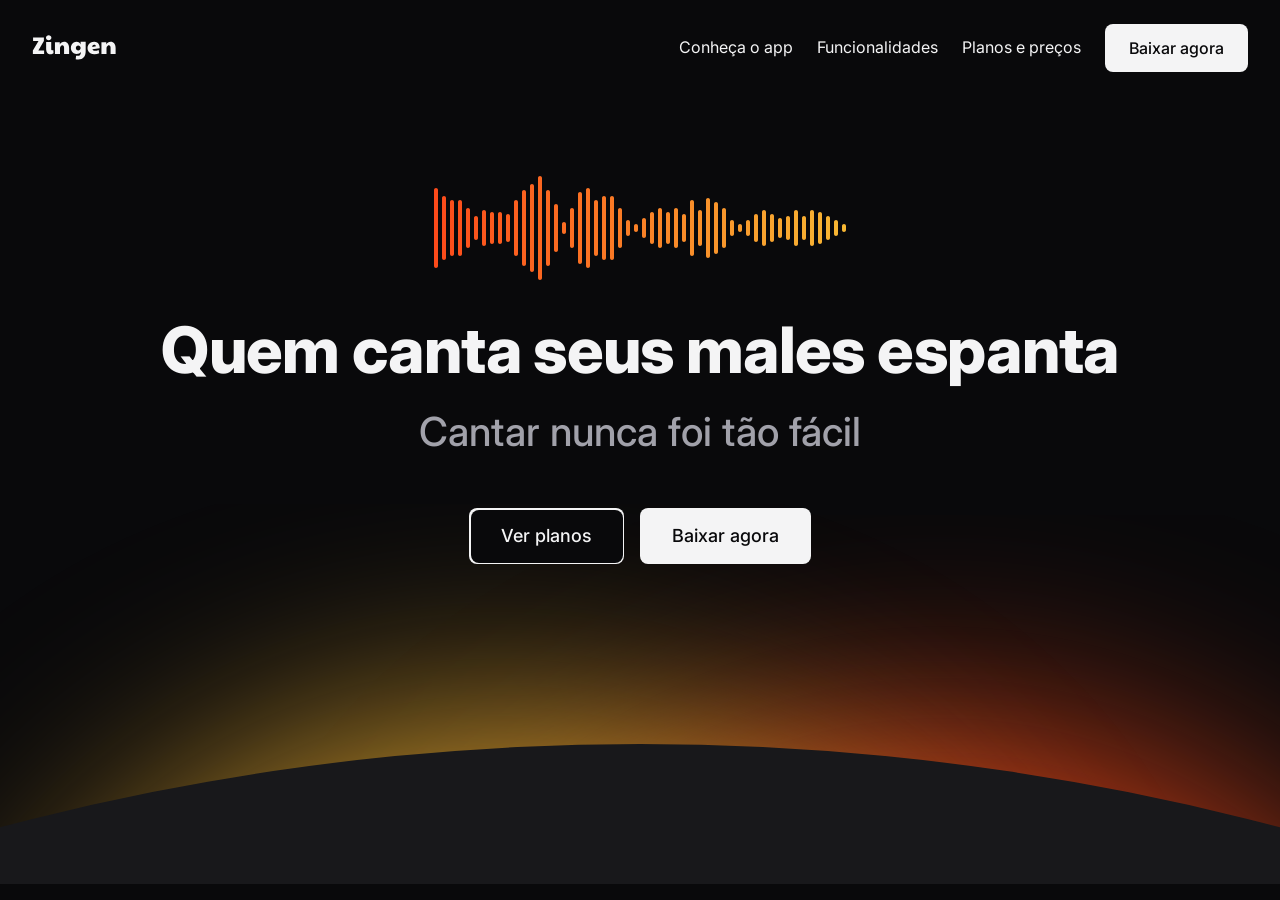
<file: index.html>
<!DOCTYPE html>
<html lang="pt-BR">
  <head>
    <link rel="preconnect" href="https://fonts.googleapis.com" />
    <link rel="preconnect" href="https://fonts.gstatic.com" crossorigin />

    <meta charset="UTF-8" />
    <meta name="viewport" content="width=device-width, initial-scale=1.0" />
    <title>Zingen - Karaokê</title>
    <link rel="stylesheet" href="styles/index.css" />

    <link href="https://fonts.googleapis.com/css2?family=Inter:wght@100..900&display=swap" rel="stylesheet" />
  </head>
  <body>
    <header>
      <div class="container py-base">
        <nav class="flex items-center gap-1.5">
          <a href="#">
            <img src="src/logo.svg" alt="Logo Zingen" />
          </a>

          <a href="#about" class="desktop-only">Conheça o app</a>
          <a href="#features" class="desktop-only">Funcionalidades</a>
          <a href="#pricing" class="desktop-only">Planos e preços</a>

          <a href="#download" class="btn btn-sm">Baixar agora</a>
        </nav>
      </div>
    </header>

     <section id="hero">
      <div class="container py-xl">
        <img src="src/music-bars.svg" alt="" />
        <h1>Quem canta seus males espanta</h1>
        <p>Cantar nunca foi tão fácil</p>

        <div class="buttons flex items-center gap-1">
          <a href="#pricing" aria-label="Ver planos" class="btn btn-md"></a>
          <a href="#downloads" class="btn btn-md">Baixar agora</a>
        </div>
      </div>
    </section>
  </body>
</html>
</file>
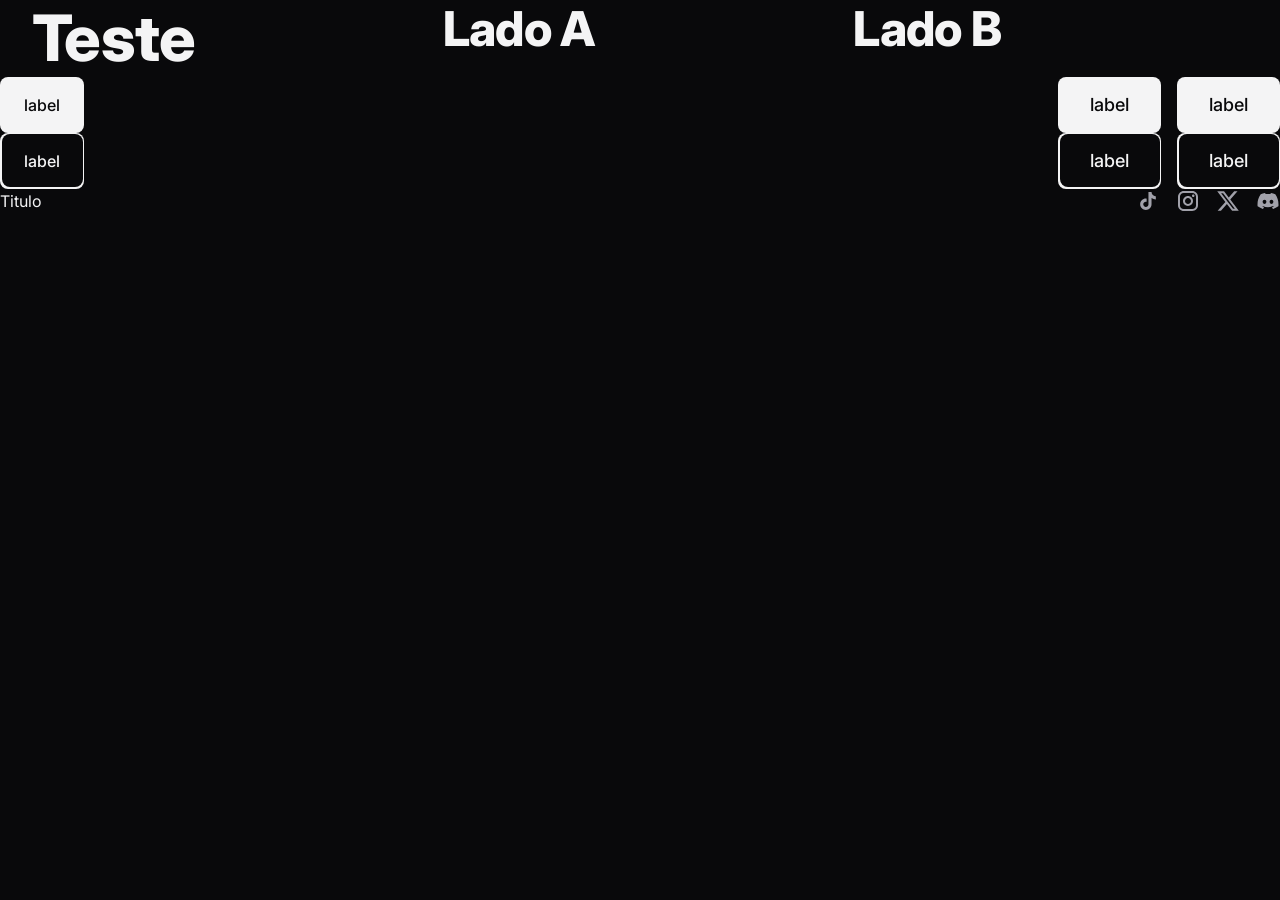
<file: testeComponents.html>
<!DOCTYPE html>
<html lang="pt-BR">
  <head>
    <link rel="preconnect" href="https://fonts.googleapis.com" />
    <link rel="preconnect" href="https://fonts.gstatic.com" crossorigin />

    <meta charset="UTF-8" />
    <meta name="viewport" content="width=device-width, initial-scale=1.0" />
    <title>Zingen - Karaokê</title>
    <link rel="stylesheet" href="styles/index.css" />

    <link href="https://fonts.googleapis.com/css2?family=Inter:wght@100..900&display=swap" rel="stylesheet" />
  </head>
  <body>
    <header>
      <div class="container even-columns">
        <h1 class="desktop-only">Teste</h1>
        <h2>Lado A</h2>
        <h2>Lado B</h2>
      </div>

      <div class="flex gap-1">
        <a href="#" class="btn btn-sm">label</a>
        <span href="#" class="btn btn-md">label</span>
        <button href="#" class="btn btn-lg">label</button>
      </div>
      <div class="flex gap-1">
        <a aria-label="label" href="#" class="btn btn-sm"></a>
        <span aria-label="label" href="#" class="btn btn-md"></span>
        <button aria-label="label" href="#" class="btn btn-lg"></button>
      </div>

      <div class="flex gap-1">        
        <a href="#" class="" aria-label="tiktok">Titulo</a>
        <a href="#" class="social" aria-label="tiktok"></a>
        <a href="#" class="social" aria-label="instagram"></a>
        <a href="#" class="social" aria-label="twitter"></a>
        <a href="#" class="social" aria-label="discord"></a>
      </div>
    </header>
  </body>
</html>
</file>
<file: styles/index.css>
@import url(global.css);
@import url(utility.css);
@import url(button.css);
@import url(social.css);
@import url(header.css);
@import url(hero.css);
</file>
